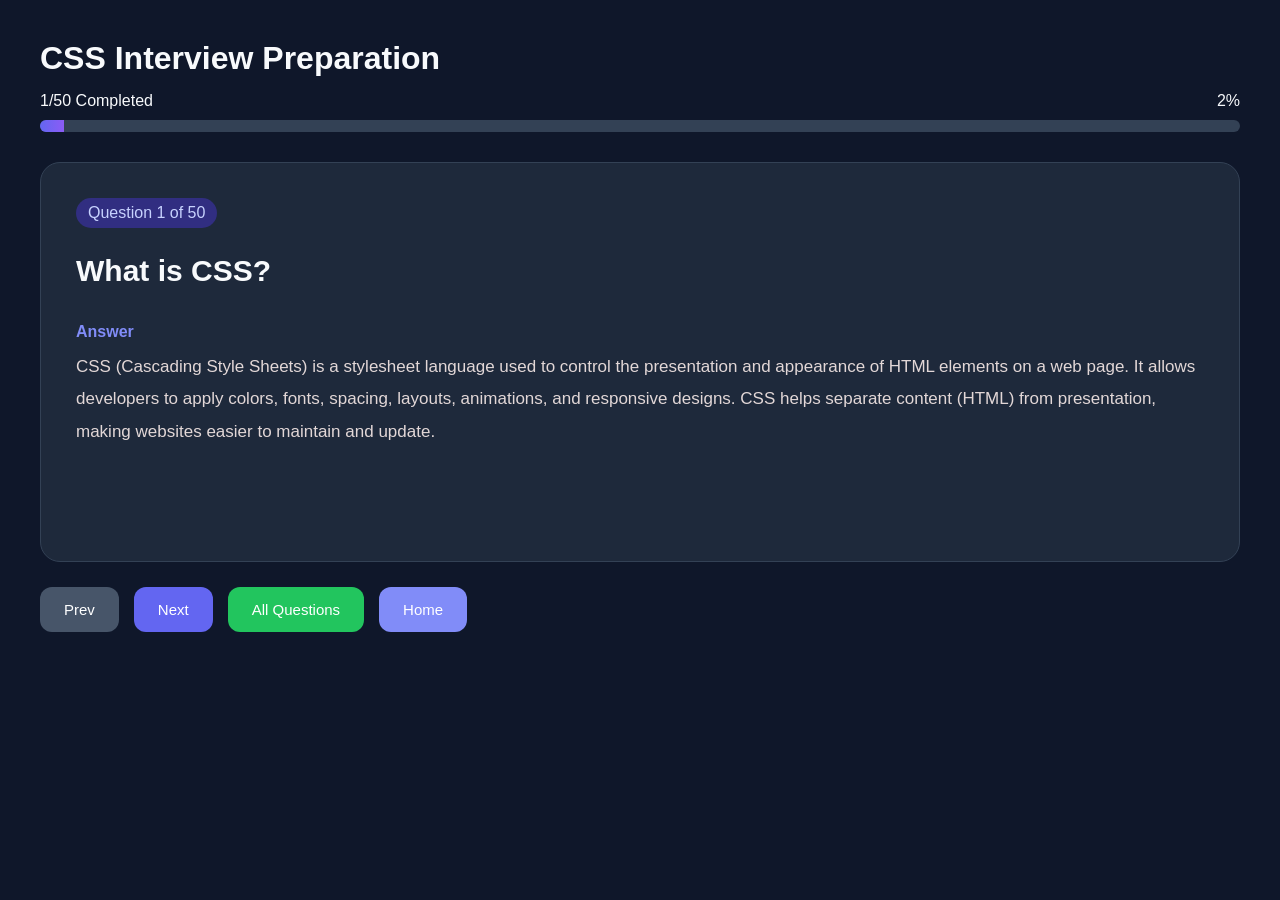
<file: cssquestions/cssquestions.html>
<!DOCTYPE html>
<html lang="en">
<head>
<meta charset="UTF-8">
<meta name="viewport" content="width=device-width, initial-scale=1.0">
<title>CSS Interview Preparation Kit By Lavan Kumar</title>
<link rel="stylesheet" href="../globalpagescss.css">
<link rel="shortcut icon" href="../weblogo.png" type="image/x-icon">
</head>
<body>

<div class="sidebar" id="sidebar">
    <h2>All Questions</h2>

    <ul class="question-list" id="questionList"></ul>
</div>

<div class="main">

    <div class="header">
        
        <h1>CSS Interview Preparation</h1>

        <div class="progress-info">
            <span id="progressText"></span>
            <span id="percentage"></span>
        </div>

        <div class="progress-bar">
            <div class="progress" id="progress"></div>
        </div>
    </div>

    <div class="card">

        <div class="badge" id="badge"></div>

        <h2 class="question" id="question"></h2>

        <div class="answer-title">
            Answer
        </div>

        <div class="answer" id="answer"></div>

    </div>

    <div class="buttons">
        <button class="prev" id="prevBtn">
    Prev
</button>

<button class="next" id="nextBtn">
    Next
</button>

<button class="toggle" id="toggleBtn">
    All Questions
</button>
<a class="home" href="../index.html" >
    Home
</a>
    </div>

</div>

<script src="./cssquestions.js" type="module"></script>

</body>
</html>
</file>
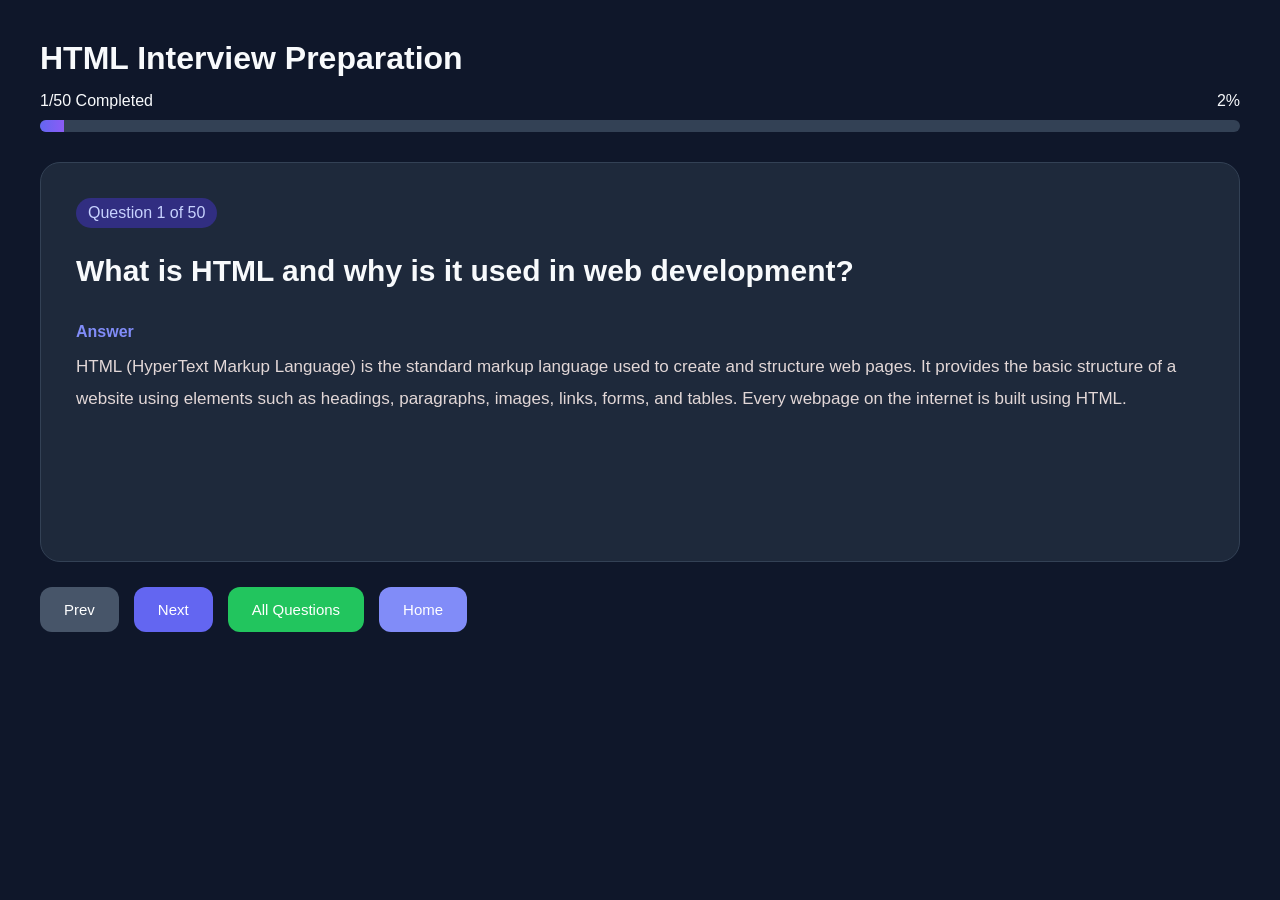
<file: htmlquestions/htmlquestions.html>
<!DOCTYPE html>
<html lang="en">
<head>
<meta charset="UTF-8">
<meta name="viewport" content="width=device-width, initial-scale=1.0">
<title>HTML Interview Preparation Kit By Lavan Kumar</title>
<link rel="stylesheet" href="../globalpagescss.css">
<link rel="shortcut icon" href="../weblogo.png" type="image/x-icon">
</head>
<body>

<div class="sidebar" id="sidebar">
    <h2>All Questions </h2>
    <button class="toggle cls-sidebar" id="close-sidebar" >close</button>
    <ul class="question-list" id="questionList"></ul>
</div>

<div class="main">
    
    <div class="header">
        
        <h1>HTML Interview Preparation</h1>

        <div class="progress-info">
            <span id="progressText"></span>
            <span id="percentage"></span>
        </div>

        <div class="progress-bar">
            <div class="progress" id="progress"></div>
        </div>
    </div>

    <div class="card">

        <div class="badge" id="badge"></div>

        <h2 class="question" id="question"></h2>

        <div class="answer-title">
            Answer
        </div>

        <div class="answer" id="answer"></div>

    </div>

<div class="buttons">
        <button class="prev" id="prevBtn">
    Prev
</button>

<button class="next" id="nextBtn">
    Next
</button>

<button class="toggle" id="toggleBtn">
    All Questions
</button>
<a class="home" href="../index.html" >
    Home
</a>
    </div>

</div>

<script src="./htmlquestions.js" type="module"></script>

</body>
</html>
</file>
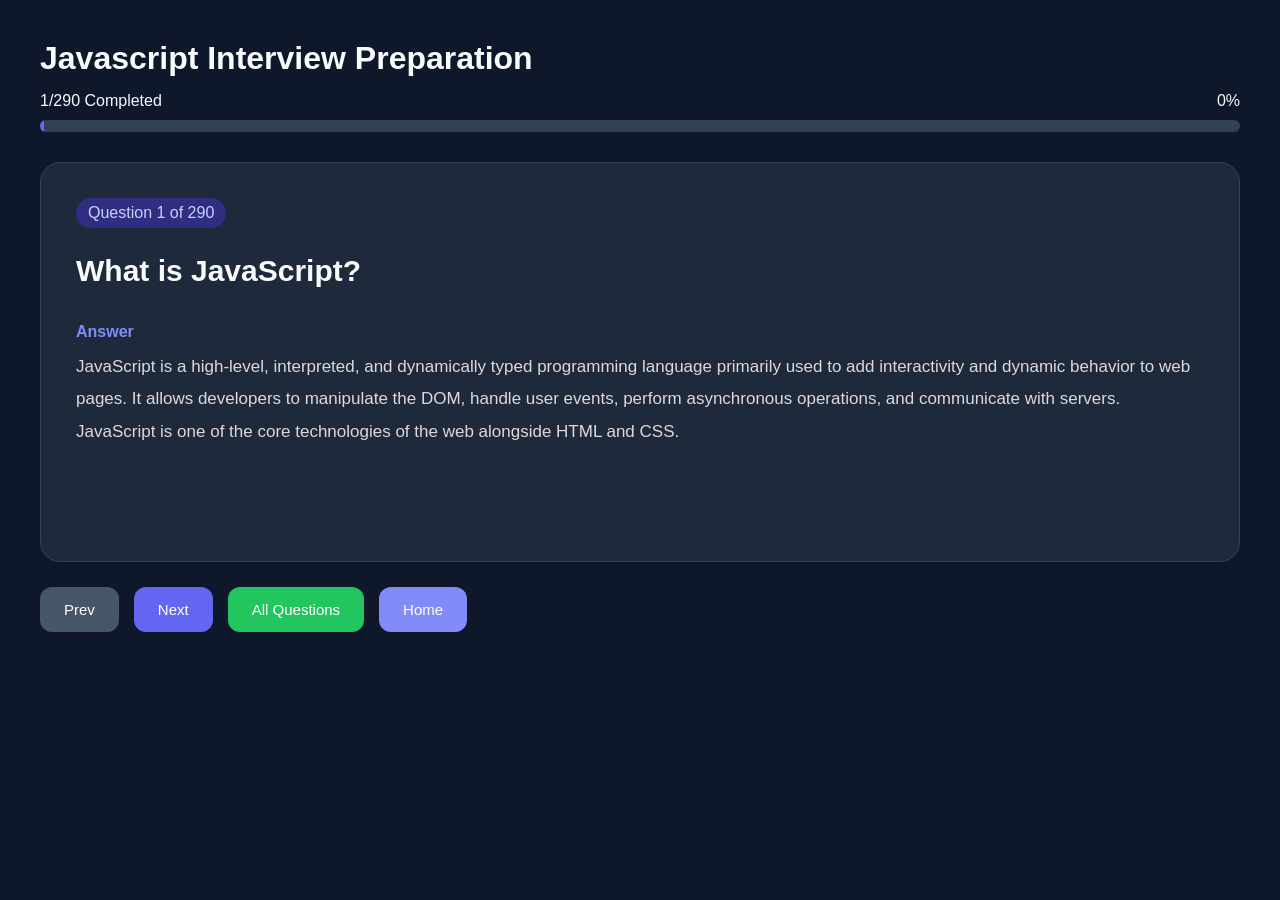
<file: jsquestions/jsquestions.html>
<!DOCTYPE html>
<html lang="en">
<head>
<meta charset="UTF-8">
<meta name="viewport" content="width=device-width, initial-scale=1.0">
<title>Javascript Interview Preparation Kit By Lavan Kumar</title>
<link rel="stylesheet" href="../globalpagescss.css">
<link rel="shortcut icon" href="../weblogo.png" type="image/x-icon">
</head>
<body>

<div class="sidebar" id="sidebar">
    <h2>All Questions</h2>

    <ul class="question-list" id="questionList"></ul>
</div>

<div class="main">
 
    <div class="header">
       
        <h1>Javascript Interview Preparation</h1>

        <div class="progress-info">
            <span id="progressText"></span>
            <span id="percentage"></span>
        </div>

        <div class="progress-bar">
            <div class="progress" id="progress"></div>
        </div>
    </div>

    <div class="card">

        <div class="badge" id="badge"></div>

        <h2 class="question" id="question"></h2>

        <div class="answer-title">
            Answer
        </div>

        <div class="answer" id="answer"></div>

    </div>

    <div class="buttons">
        <button class="prev" id="prevBtn">
    Prev
</button>

<button class="next" id="nextBtn">
    Next
</button>

<button class="toggle" id="toggleBtn">
    All Questions
</button>
<a class="home" href="../index.html" >
    Home
</a>
    </div>

</div>

<script src="./jsquestions.js" type="module"></script>

</body>
</html>
</file>
<file: globalpagescss.css>
*{
    margin:0;
    padding:0;
    box-sizing:border-box;
    font-family:Inter,sans-serif;
}

body{
    background:#0f172a;
    color:#f8fafc;
    min-height:100vh;
    display:flex;
}

/* Sidebar */

.sidebar{
    width:320px;
    height: 100vh;
    background:#1e293b;
    border-right:1px solid #334155;
    overflow-y:auto;
    transition:.3s;
    display: none;
    position: relative;
    
}
.show{
    display: block;
}
.sidebar h2{
    padding:25px;
    font-size:22px;
    border-bottom:1px solid #334155;
}

.question-list{
    list-style:none;
}

.question-list li{
    padding:16px 20px;
    cursor:pointer;
    border-bottom:1px solid #334155;
    transition:.3s;
}

.question-list li:hover{
    background:#334155;
}



.question-list li.completed{
    color:#00ff5e;
}

.question-list li.active{
    background:#6366f1;
    color: white;
}

/* Main */

.main{
    flex:1;
    padding:40px;
}

.header{
    
    margin-bottom:30px;
    
}

.header h1{
    margin-bottom:15px;
}

.progress-info{
    display:flex;
    justify-content:space-between;
    margin-bottom:10px;
}

.progress-bar{
    width:100%;
    height:12px;
    background:#334155;
    border-radius:20px;
    overflow:hidden;
}

.progress{
    height:100%;
    background:linear-gradient(
        90deg,
        #6366f1,
        #8b5cf6
    );
    width:0%;
    transition:.4s;
}

/* Card */

.card{
    background:#1e293b;
    border:1px solid #334155;
    border-radius:20px;
    padding:35px;
    min-height:400px;
    animation:fade .4s ease;
}

@keyframes fade{
    from{
        opacity:0;
        transform:translateY(20px);
    }
    to{
        opacity:1;
        transform:translateY(0);
    }
}

.badge{
    display:inline-block;
    padding:6px 12px;
    border-radius:999px;
    background:#312e81;
    color:#c7d2fe;
    margin-bottom:20px;
}

.question{
    font-size:30px;
    line-height:1.5;
    margin-bottom:30px;
}

.answer-title{
    color:#818cf8;
    font-weight:bold;
    margin-bottom:10px;
}

.answer{
    color:#e2d7d7;
    line-height:1.9;
    font-size:17px;
}

/* Buttons */

.buttons{
    margin-top:25px;
    display:flex;
    gap:15px;
}

button,a{
    border:none;
    cursor:pointer;
    padding:14px 24px;
    border-radius:12px;
    color:white;
    font-size:15px;
    transition:.3s;
}

.prev{
    background:#475569;
}

.next{
    background:#6366f1;
}

.toggle{
    background:#22c55e;
}
.home{
    background-color: #818cf8;
    text-decoration: none;
    display: grid;
    place-items: center;
}
.cls-sidebar{
    position: absolute;
    right: 0;
    top: 1%;
    background-color: red;  
}
button:hover{
    transform:translateY(-2px);
}

/* Mobile */

@media(max-width:900px){

    .sidebar{
        position:fixed;
        left:-320px;
        top:0;
        height:100%;
        z-index:1000;
    }

    .sidebar.show{
        left:0;
    }

    .main{
        width:100%;
        padding:20px;
    }

    .question{
        font-size:24px;
    }
    button,a{
        padding: 10px 14px;
    }
}
</file>
